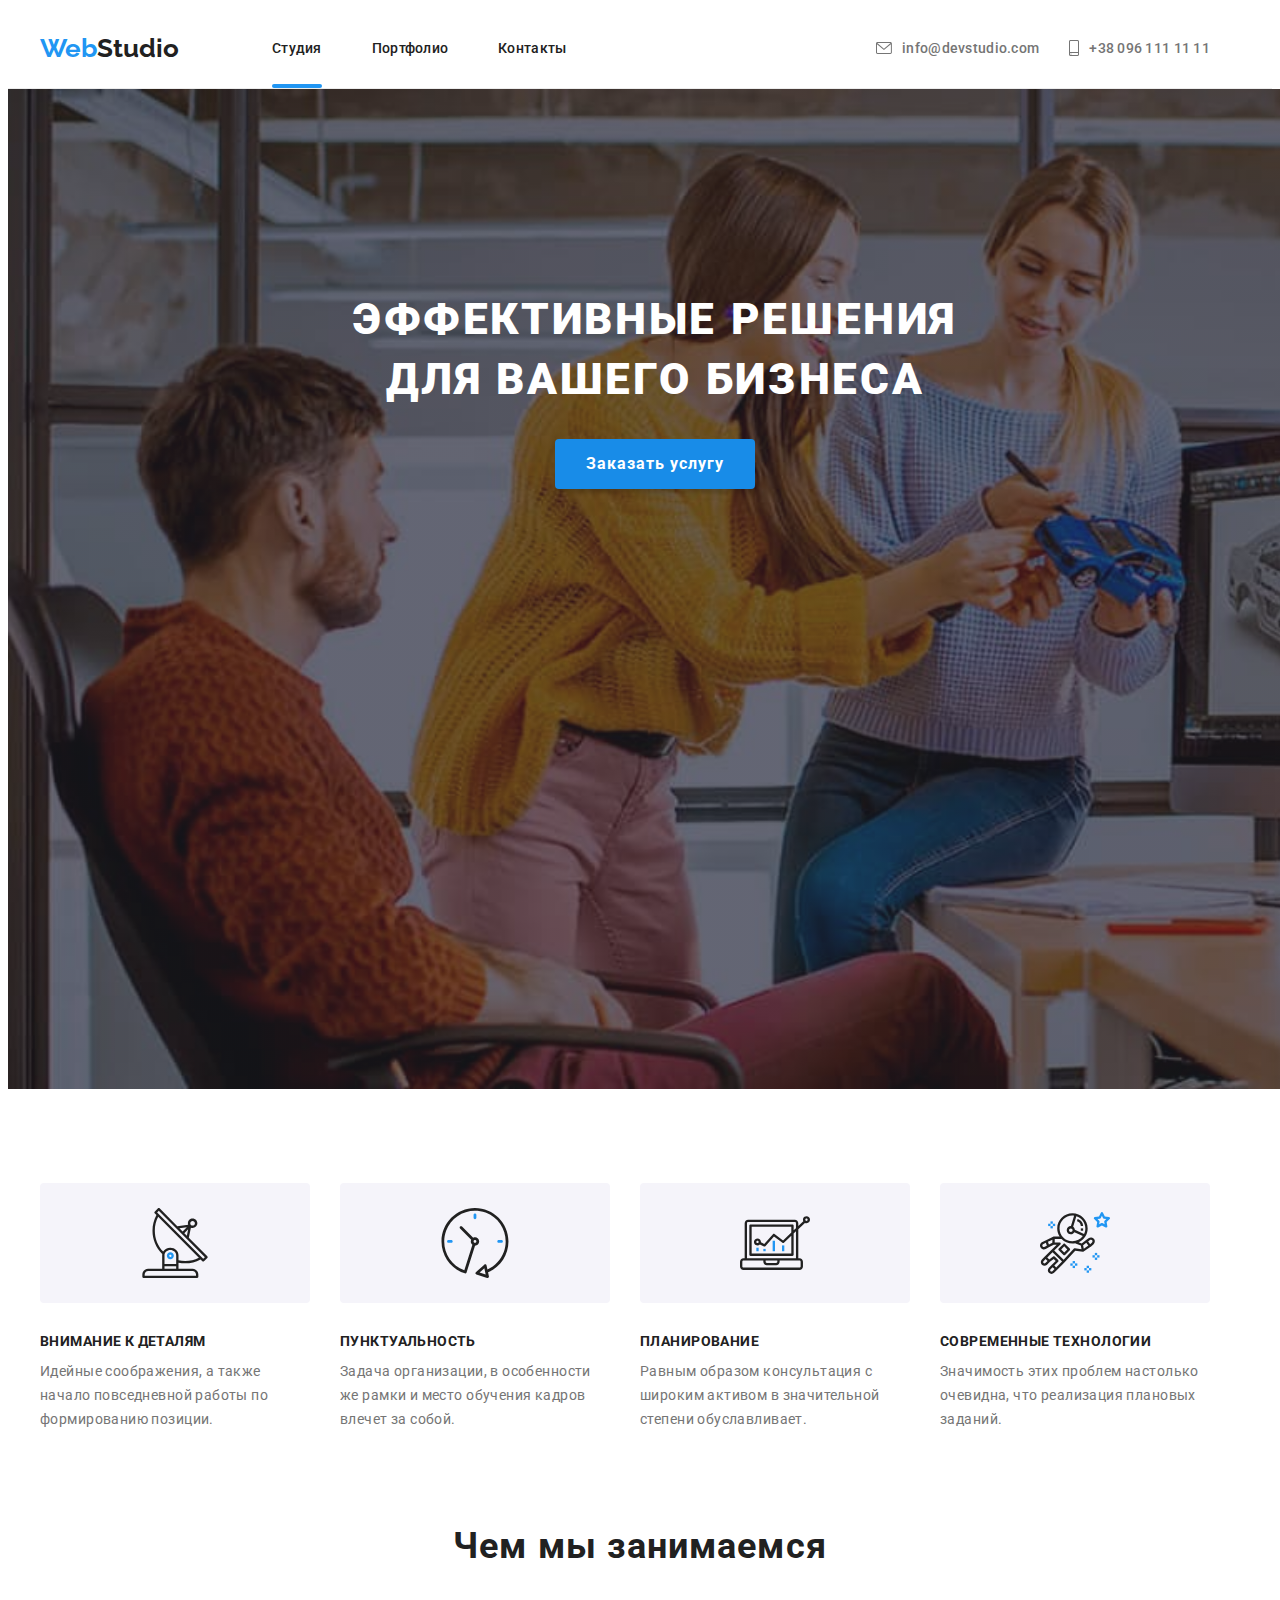
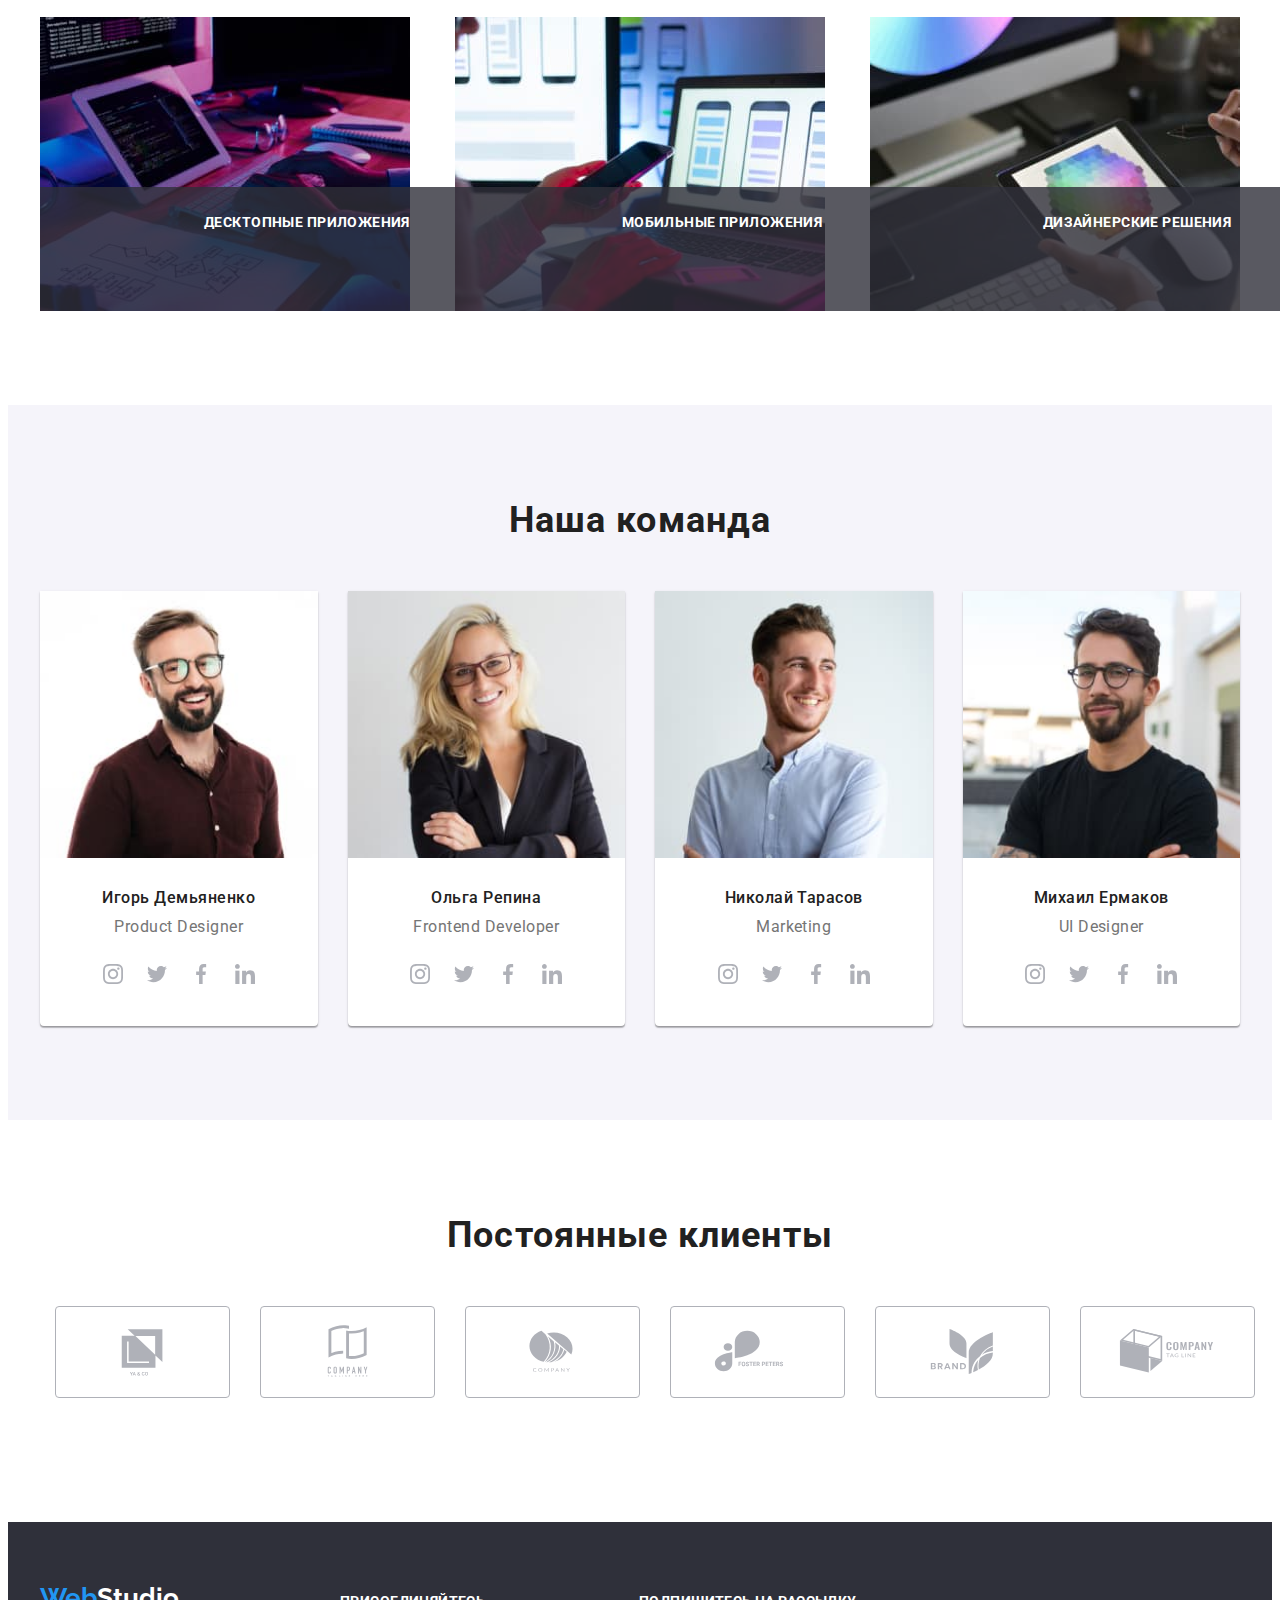
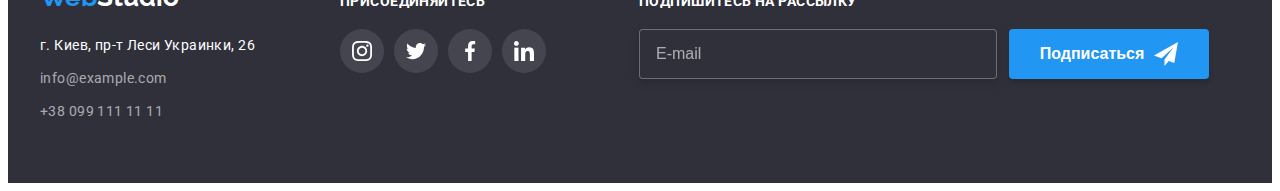
<file: index.html>
<!DOCTYPE html>
<html lang="ru">
<head>
    <meta charset="UTF-8">
    <meta http-equiv="X-UA-Compatible" content="IE=edge">
    <meta name="viewport" content="width=device-width, initial-scale=1.0">
    <title>Document</title>
    <link rel="preconnect" href="https://fonts.googleapis.com">
    <link rel="preconnect" href="https://fonts.gstatic.com" crossorigin>
    <link href="https://fonts.googleapis.com/css2?family=Raleway:wght@700&family=Roboto:wght@400;500;700;900&display=swap" rel="stylesheet">
    <link rel="stylesheet" href="https://cdnjs.cloudflare.com/ajax/libs/modern-normalize/1.1.0/modern-normalize.min.css" integrity="sha512-wpPYUAdjBVSE4KJnH1VR1HeZfpl1ub8YT/NKx4PuQ5NmX2tKuGu6U/JRp5y+Y8XG2tV+wKQpNHVUX03MfMFn9Q==" crossorigin="anonymous" referrerpolicy="no-referrer" />
    <link rel="stylesheet" href="./css/main.min.css">
</head>
<body>
    <header class="header"> 
        <div class="container header__container">
            <a class="logo-header link" href=""><span class="accent">Web</span>Studio</a>
            <nav class="navigation">
                <ul class="navigation__list list">
                    <li class="navigation__item"><a class="navigation__link link curent" href="./index.html">Студия</a></li>
                    <li class="navigation__item"><a class="navigation__link link" href="./portfolio.html">Портфолио</a></li>
                    <li class="navigation__item"><a class="navigation__link link" href="">Контакты</a></li>
                </ul>
            </nav>
            <button class="mobile-menu-btn" type="button" data-menu-open>
                <svg class="mobile-menu-btn__icon" width="40" height="40">
                    <use href="./img/sprite.svg#burger-menu-icon"></use>
                </svg>
            </button>
            <ul class="contact list">
                <li class="contact__item">
                    <a class="contact__link link" href="mailto:info@devstudio.com">
                        <svg class="contact__icon" width="16" height="12">
                            <use href="./img/sprite.svg#email"></use>
                        </svg>info@devstudio.com
                    </a>
                </li>
                <li class="contact__item">
                    <a class="contact__link link" href="tel:+380961111111">
                        <svg class="contact__icon" width="10" height="16">
                            <use href="./img/sprite.svg#smartphone"></use>
                        </svg>+38 096 111 11 11
                    </a>
                </li>
            </ul>  
        </div>
        <div class="mobile-menu" data-menu>
            <div class="container mobile-menu__container">
                <div class="mobile-menu-navigation">
                    <button class="mobile-menu__close-btn" data-menu-close>
                        <svg class="mobile-menu__close-icon" width="40" height="40">
                            <use href="./img/sprite.svg#close-mobile-icon"></use>
                        </svg>
                     </button>
                     <nav class="mobile-menu-nav">
                        <ul class="mobile-menu-nav__list list">
                            <li class="mobile-menu-nav__item">
                                <a class="mobile-menu-nav__link link current" href="./index.html">Студия</a>
                             </li>
                            <li class="mobile-menu-nav__item">
                                <a class="mobile-menu-nav__link link" href="./portfolio.html">Портфолио</a>
                             </li>
                            <li class="mobile-menu-nav__item">
                                <a class="mobile-menu-nav__link link" href="">Контакты</a>
                             </li>
                         </ul>
                     </nav>
                </div>   
                 <div class="mobile-menu-feedback">
                    <ul class="mobile-menu-contact__list list">
                        <li class="mobile-menu-contact__item">
                            <a class="mobile-menu-contact__link--accent link" href="">+38 096 111 11 11</a>
                        </li>
                        <li class="mobile-menu-contact__item">
                            <a class="mobile-menu-contact__link link" href="">info@devstudio.com</a>
                        </li>
                    </ul>
                    <ul class="mobile-menu-social__list list">
                        <li class="mobile-menu-social__item"> 
                           <a class="mobile-menu-social__link link" href="">Instagram</a>
                         </li>
                        <li class="mobile-menu-social__item">
                            <a class="mobile-menu-social__link link" href="">Twitter</a>
                         </li>
                        <li class="mobile-menu-social__item">
                            <a class="mobile-menu-social__link link" href="">Facebook</a>
                         </li>
                         <li class="mobile-menu-social__item">
                            <a class="mobile-menu-social__link link" href="">LinkedIn</a>
                         </li>
                       </ul>
                 </div>     
            </div>  
        </div>
    </header>
    <main>
        <section class="hero">
            <div class="container hero-container">
                <h1 class="hero__main-title">Эффективные решения <br> для вашего бизнеса</h1>
                <button class="modal-btn" data-modal-open type="button">Заказать услугу</button>
            </div>
        </section>
        <!-- features --> 
        <section class="features section"> 
            <div class="container features-container">
                <h2 class="title" hidden>Преимущества команды</h2>
                <ul class="features__list list">
                    <li class="features__item">
                        <div class="box-icons">
                            <svg class="box-icons__svg" width="70" height="70">
                                <use href="./img/sprite.svg#antenna"></use>
                            </svg>
                        </div>
                        <h3 class="features__subtitle">Внимание к деталям</h3>
                        <p class="features__description">Идейные соображения, а также начало повседневной работы по формированию позиции.</p>
                    </li>
                    <li class="features__item">
                        <div class="box-icons">
                            <svg class="box-icons__svg" width="70" height="70">
                                <use href="./img/sprite.svg#clock"></use>
                            </svg>
                        </div>
                        <h3 class="features__subtitle">Пунктуальность</h3>
                        <p class="features__description">Задача организации, в особенности же рамки и место обучения кадров влечет за собой.</p>
                    </li>
                    <li class="features__item">
                        <div class="box-icons">
                            <svg class="box-icons__svg" width="70" height="70">
                                <use href="./img/sprite.svg#diagram"></use>
                            </svg>
                        </div>
                        <h3 class="features__subtitle">Планирование</h3>
                        <p class="features__description">Равным образом консультация с широким активом в значительной степени обуславливает.</p>
                    </li>
                    <li class="features__item">
                        <div class="box-icons">
                            <svg class="box-icons__svg" width="70" height="70">
                                <use href="./img/sprite.svg#astronaut"></use>
                            </svg>
                        </div>
                        <h3 class="features__subtitle">Современные технологии</h3>
                        <p class="features__description">Значимость этих проблем настолько очевидна, что реализация плановых заданий.</p>
                    </li>
                </ul>
            </div>
        </section> 
        <!-- jobs -->
        <section class="jobs section-half">
            <div class="container jobs__container">
                <h2 class="title">Чем мы занимаемся</h2>
                <ul class="jobs__list list">
                    <li class="jobs__item">
                        <div class="jobs__img-wrapper">
                            <picture>
                                <source srcset="./img/About-img/about-img1.jpg 1x, ./img/About-img/about@2x-img1.jpg 2x" media="(min-width:1200px)">
                                <img class="jobs__img" src="./img/About-img/about-img1.jpg" alt="Создание кода" width="370" height="294">
                            </picture>
                        <p class="jobs__subtitle-img">Десктопные приложения</p>
                    </div>
                    </li>
                    <li class="jobs__item">
                        <div class="jobs__img-wrapper">
                            <picture>
                                <source srcset="./img/About-img/about-img2.jpg 1x, ./img/About-img/about@2x-img2.jpg 2x" media="(min-width:1200px)">
                                <img class="jobs__img" src="./img/About-img/about-img2.jpg" alt="Подбор дизайна" width="370" height="294">
                            </picture>                  
                        <p class="jobs__subtitle-img">Мобильные приложения</p>
                    </div>
                    </li>
                    <li class="jobs__item">
                        <div class="jobs__img-wrapper">
                            <picture>
                                <source srcset="./img/About-img/about-img3.jpg 1x, ./img/About-img/about@2x-img3.jpg 2x" media="(min-width:1200px)">
                                <img class="jobs__img" src="./img/About-img/about-img3.jpg" alt="Поиск цвета" width="370" height="294">
                            </picture>        
                        <p class="jobs__subtitle-img">Дизайнерские решения</p>
                    </div>
                    </li>
                </ul>  
            </div>
        </section>
        <!-- team -->
        <section class="team section">
            <div class="container team__container">
                <h2 class="title">Наша команда</h2>
                <ul class="team__list list">
                    <li class="team__item">
                        <picture>
                            <source srcset="./img/Team-img/team-igor-img.jpg 1x, ./img/Team-img/team-igor@2x-img.jpg 2x" media="(min-width:1200px)">
                            <source srcset="./img/Team-img/team-igor-tab-img.jpg 1x, ./img/Team-img/team-igor-tab@2x-img.jpg 2x" media="(min-width:768px)">
                            <source srcset="./img/Team-img/team-igor-mob-img.jpg 1x, ./img/Team-img/team-igor-mob@2x-img.jpg 2x" media="(max-width:767px)">
                            <img class="team__card-img" src="./img/Team-img/team-igor-img.jpg" alt="Фото Игоря Демьяненко" width="270" height="260">
                        </picture>
                        <div class="team__wrapper">
                            <h3 class="team__title">Игорь Демьяненко</h3>
                            <p class="team__description" lang="en">Product Designer</p>
                            <ul class="social-list list">
                                <li class="social-list__item">
                                    <a class="social-list__link" href="">
                                        <svg class="social-list__icon" width="20" height="20">
                                            <use href="./img/sprite.svg#instagram"></use>
                                        </svg>
                                    </a>
                                </li>
                                <li class="social-list__item">
                                    <a class="social-list__link" href="">
                                        <svg class="social-list__icon" width="20" height="20">
                                            <use href="./img/sprite.svg#twitter"></use>
                                        </svg>
                                    </a>
                                </li>
                                <li class="social-list__item">
                                    <a class="social-list__link" href="">
                                        <svg class="social-list__icon" width="20" height="20">
                                            <use href="./img/sprite.svg#facebook"></use>
                                        </svg>
                                    </a>
                                </li>
                                <li class="social-list__item">
                                    <a class="social-list__link" href="">
                                        <svg class="social-list__icon" width="20" height="20">
                                            <use href="./img/sprite.svg#linkedin"></use>
                                        </svg>
                                    </a>
                                </li>
                            </ul>
                        </div>
                    </li>
                    <li class="team__item">
                        <picture>
                            <source srcset="./img/Team-img/team-olga-img.jpg 1x, ./img/Team-img/team-olga@2x-img.jpg 2x" media="(min-width:1200px)">
                            <source srcset="./img/Team-img/team-olga-tab-img.jpg 1x, ./img/Team-img/team-olga-tab@2x-img.jpg 2x" media="(min-width:768px)">
                            <source srcset="./img/Team-img/team-olga-mob-img.jpg 1x, ./img/Team-img/team-olga-mob@2x-img.jpg 2x" media="(max-width:767px)">
                            <img class="team__card-img" src="./img/Team-img/team-olga-img.jpg" alt="Фото Ольги Репиной" width="270" height="260">
                        </picture>            
                        <div class="team__wrapper">
                            <h3 class="team__title">Ольга Репина</h3>
                            <p class="team__description" lang="en">Frontend Developer</p>
                            <ul class="social-list list">
                                <li class="social-list__item">
                                    <a class="social-list__link" href="">
                                        <svg class="social-list__icon" width="20" height="20">
                                            <use href="./img/sprite.svg#instagram"></use>
                                        </svg>
                                    </a>
                                </li>
                                <li class="social-list__item">
                                    <a class="social-list__link" href="">
                                        <svg class="social-list__icon" width="20" height="20">
                                            <use href="./img/sprite.svg#twitter"></use>
                                        </svg>
                                    </a>
                                </li>
                                <li class="social-list__item">
                                    <a class="social-list__link" href="">
                                        <svg class="social-list__icon" width="20" height="20">
                                            <use href="./img/sprite.svg#facebook"></use>
                                        </svg>
                                    </a>
                                </li>
                                <li class="social-list__item">
                                    <a class="social-list__link" href="">
                                        <svg class="social-list__icon" width="20" height="20">
                                            <use href="./img/sprite.svg#linkedin"></use>
                                        </svg>
                                    </a>
                                </li>
                            </ul>        
                        </div> 
                    </li>  
                    <li class="team__item">
                        <picture>
                            <source srcset="./img/Team-img/team-kolja-img.jpg 1x, ./img/Team-img/team-kolja@2x-img.jpg 2x" media="(min-width:1200px)">
                            <source srcset="./img/Team-img/team-kolja-tab-img.jpg 1x, ./img/Team-img/team-kolja-tab@2x-img.jpg 2x" media="(min-width:768px)">
                            <source srcset="./img/Team-img/team-kolja-mob-img.jpg 1x, ./img/Team-img/team-kolja-mob@2x-img.jpg 2x" media="(max-width:767px)">
                            <img class="team__card-img" src="./img/Team-img/team-kolja-img.jpg" alt="Фото Николая Тарасова" width="270" height="260">
                        </picture>            
                        <div class="team__wrapper">
                            <h3 class="team__title">Николай Тарасов</h3>
                            <p class="team__description" lang="en">Marketing</p>
                            <ul class="social-list list">
                                <li class="social-list__item">
                                    <a class="social-list__link" href="">
                                        <svg class="social-list__icon" width="20" height="20">
                                            <use href="./img/sprite.svg#instagram"></use>
                                        </svg>
                                    </a>
                                </li>
                                <li class="social-list__item">
                                    <a class="social-list__link" href="">
                                        <svg class="social-list__icon" width="20" height="20">
                                            <use href="./img/sprite.svg#twitter"></use>
                                        </svg>
                                    </a>
                                </li>
                                <li class="social-list__item">
                                    <a class="social-list__link" href="">
                                        <svg class="social-list__icon" width="20" height="20">
                                            <use href="./img/sprite.svg#facebook"></use>
                                        </svg>
                                    </a>
                                </li>
                                <li class="social-list__item">
                                    <a class="social-list__link" href="">
                                        <svg class="social-list__icon" width="20" height="20">
                                            <use href="./img/sprite.svg#linkedin"></use>
                                        </svg>
                                    </a>
                                </li>
                            </ul>
                        </div>
                    </li> 
                    <li class="team__item">
                        <picture>
                            <source srcset="./img/Team-img/team-michel-img.jpg 1x, ./img/Team-img/team-michel@2x-img.jpg 2x" media="(min-width:1200px)">
                            <source srcset="./img/Team-img/team-michel-tab-img.jpg 1x, ./img/Team-img/team-michel-tab@2x-img.jpg 2x" media="(min-width:768px)">
                            <source srcset="./img/Team-img/team-michel-mob-img.jpg 1x, ./img/Team-img/team-michel-mob@2x-img.jpg 2x"  media="(max-width:767px)">
                            <img class="team__card-img" src="./img/Team-img/team-michel-img.jpg" alt="Фото Михаила Ермакова" width="270" height="260">
                        </picture>
                        <div class="team__wrapper">
                            <h3 class="team__title">Михаил Ермаков</h3>
                            <p class="team__description" lang="en">UI Designer</p>
                            <ul class="social-list list">
                                <li class="social-list__item">
                                    <a class="social-list__link" href="">
                                        <svg class="social-list__icon" width="20" height="20">
                                            <use href="./img/sprite.svg#instagram"></use>
                                        </svg>
                                    </a>
                                </li>
                                <li class="social-list__item">
                                    <a class="social-list__link" href="">
                                        <svg class="social-list__icon" width="20" height="20">
                                            <use href="./img/sprite.svg#twitter"></use>
                                        </svg>
                                    </a>
                                </li>
                                <li class="social-list__item">
                                    <a class="social-list__link" href="">
                                        <svg class="social-list__icon" width="20" height="20">
                                            <use href="./img/sprite.svg#facebook"></use>
                                        </svg>
                                    </a>
                                </li>
                                <li class="social-list__item">
                                    <a class="social-list__link" href="">
                                        <svg class="social-list__icon" width="20" height="20">
                                            <use href="./img/sprite.svg#linkedin"></use>
                                        </svg>
                                    </a>
                                </li>
                            </ul>
                        </div>
                    </li>
                </ul>
            </div>
        </section>
        <section class="clients section">
            <div class="container clients__container">
            <h2 class="title">Постоянные клиенты</h2>
            <ul class="clients__list list">
                <li class="clients__item">
                    <a class="clients__company link" href="">
                        <svg class="clients__icon" width="106" height="60">
                            <use href="./img/sprite.svg#company1"></use>
                        </svg> 
                    </a>
                </li>
                <li class="clients__item">
                    <a class="clients__company link" href="">
                        <svg class="clients__icon" width="106" height="60">
                            <use href="./img/sprite.svg#company2"></use>
                        </svg> 
                    </a>
                </li>
                <li class="clients__item">
                    <a class="clients__company link" href="">
                        <svg class="clients__icon" width="106" height="60">
                            <use href="./img/sprite.svg#company3"></use>
                        </svg> 
                    </a>
                </li>
                <li class="clients__item">
                    <a class="clients__company link" href="">
                        <svg class="clients__icon" width="106" height="60">
                            <use href="./img/sprite.svg#company4"></use>
                        </svg> 
                    </a>
                </li>
                <li class="clients__item">
                    <a class="clients__company link" href="">
                        <svg class="clients__icon" width="106" height="60">
                            <use href="./img/sprite.svg#company5"></use>
                        </svg> 
                    </a>
                </li>
                <li class="clients__item">
                    <a class="clients__company link" href="">
                        <svg class="clients__icon" width="106" height="60">
                            <use href="./img/sprite.svg#company6"></use>
                        </svg> 
                    </a>
                </li>
            </ul>
        </div>
        </section>
    </main>
    <footer class="footer">
        <div class="container footer-container">
            <div class="adress-box">
                <div class="footer-adress-container">
                    <a class="logo-footer link" href=""><span class="accent">Web</span>Studio</a>
                    <address class="address">
                        <ul class="adress__list list">
                            <li class="adress__item">
                                <a class="adress__link link" href="https://goo.gl/maps/4rKQJ6UGh4Y5ATCG8" target="_blank">г. Киев, пр-т Леси Украинки, 26</a>
                            </li>
                            <li class="adress__item">
                                <a class="adress__link--bottom link" href="mailto:info@example.com">info@example.com</a>
                            </li>
                            <li class="adress__item">
                                <a class="adress__link--bottom link" href="tel:+380991111111">+38 099 111 11 11</a>
                            </li>
                        </ul>
                    </address>
                </div>
                <div class="join__container">
                    <h3 class="subtitle-footer">присоединяйтесь</h3>
                    <ul class="join__list list">
                        <li class="join__item">
                            <a class="join__link" href="">
                                <svg class="join__icon" width="20" height="20">
                                    <use href="./img/sprite.svg#instagram">
                                    </use>
                                </svg>
                            </a>
                        </li>
                        <li class="join__item">
                            <a class="join__link" href="">
                                <svg class="join__icon" width="20" height="20">
                                    <use href="./img/sprite.svg#twitter">
                                    </use>
                                </svg>
                            </a>
                        </li>
                        <li class="join__item">
                            <a class="join__link" href="">
                                <svg class="join__icon" width="20" height="20">
                                    <use href="./img/sprite.svg#facebook">
                                    </use>
                                </svg>
                            </a>
                        </li>
                        <li class="join__item">
                            <a class="join__link" href="">
                                <svg class="join__icon" width="20" height="20">
                                    <use href="./img/sprite.svg#linkedin">
                                    </use>
                                </svg>
                            </a>
                        </li>
                    </ul>
                </div> 
            </div> 
       <form class="contact-form">
            <h3 class="subtitle-footer">Подпишитесь на рассылку</h3>
        <div class="subscribe-wrapper">
            <input name="user-email" type="text" class="footer-form-input" placeholder="E-mail">
            <button type="submit" class="submit-btn">Подписаться</button>
        </div>
    </form>
    </div>
    </footer>
         <div class="backdrop is-hidden" data-modal>
            <div class="modal">
                <button type="button" class="modal-close-button" data-modal-close>
                    <svg class="modal-close-icon" width="11" height="11">
                        <use href="./img/sprite.svg#close-icon"></use>
                    </svg>
                </button>
                <form class="contact-form">
                    <p class="form-description">Оставьте свои данные, мы вам перезвоним</p>
                    <label class="contact-form-field">
                        Имя
                    <span class="contact-form-input-wrapper">
                        <input name="user-name" class="contact-form-input" type="text">
                        <svg class="contact-form-icon"  width="18" height="18">
                            <use href="./img/sprite.svg#name"></use>
                        </svg>
                    </span>
                    </label>
                    <label class="contact-form-field">
                        Телефон
                    <span class="contact-form-input-wrapper">
                        <input name="user-phone" class="contact-form-input" type="tel">
                        <svg class="contact-form-icon" width="18" height="18">
                            <use href="./img/sprite.svg#phone"></use>
                        </svg>
                    </span>
                    </label>
                    <label class="contact-form-field">
                    Почта
                    <span class="contact-form-input-wrapper">
                        <input name="user-email" class="contact-form-input" type="text">
                        <svg class="contact-form-icon" width="18" height="18">
                            <use href="./img/sprite.svg#message"></use>
                        </svg>
                    </span>
                    </label>
                    <label class="contact-form-field">
                        Комментарий
                        <textarea 
                        name="user-message" 
                        class="contact-form-message" 
                        placeholder="Введите текст"></textarea>
                    </label>
                    <div class="contact-form-checkbox-wrapper">
                        <input id="policy-checkbox" name="accept-policy" class="contact-form-checkbox visually-hidden" type="checkbox" required> 
                        <label for="policy-checkbox" class="contact-form-checkbox-label">Соглашаюсь с рассылкой и принимаю&nbsp;<a class="form-list-link" href="">Условия договора</a></label>
                    </div>
                    <button type="submit" class="contact-form-submit-btn">Отправить</button>
                </form>
            </div>
        </div>
        <script src="./js/modal.js"></script>
        <script src="./js/menu.js"></script>
</body>   
</html>
</file>
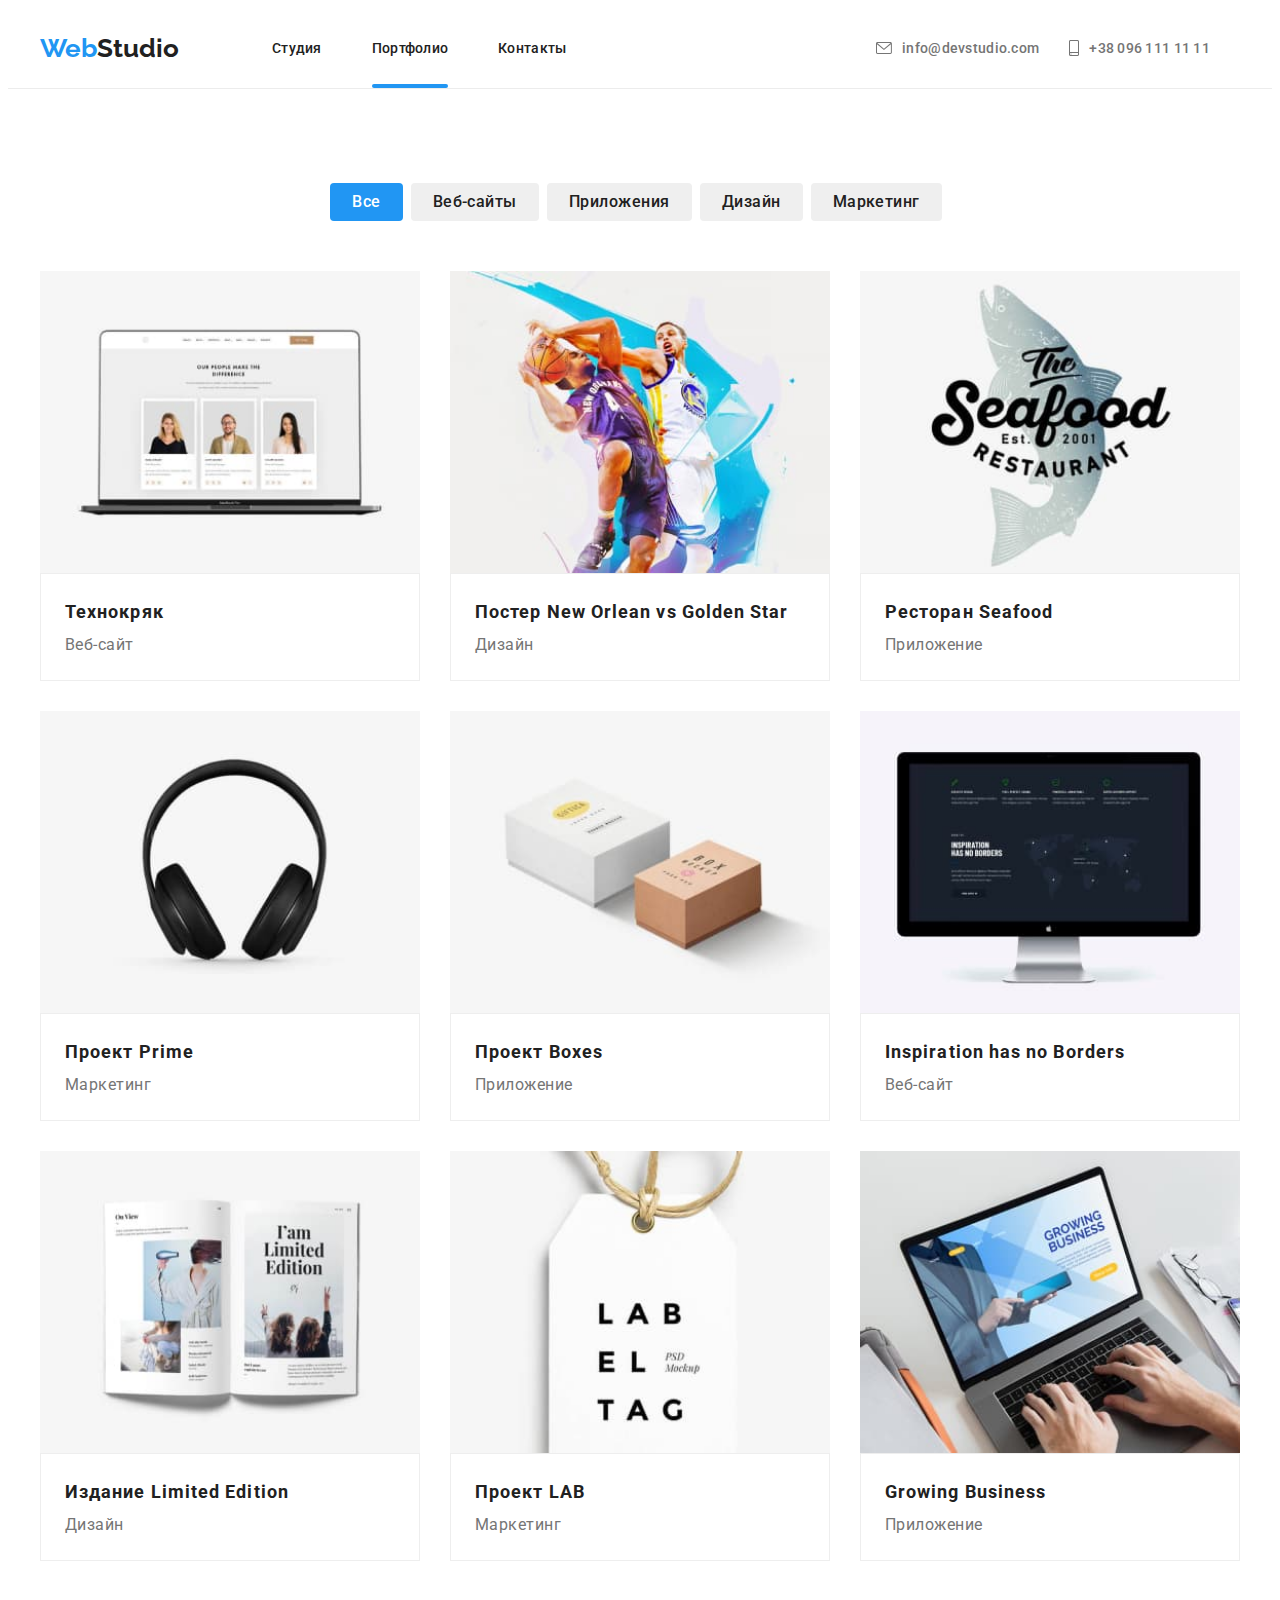
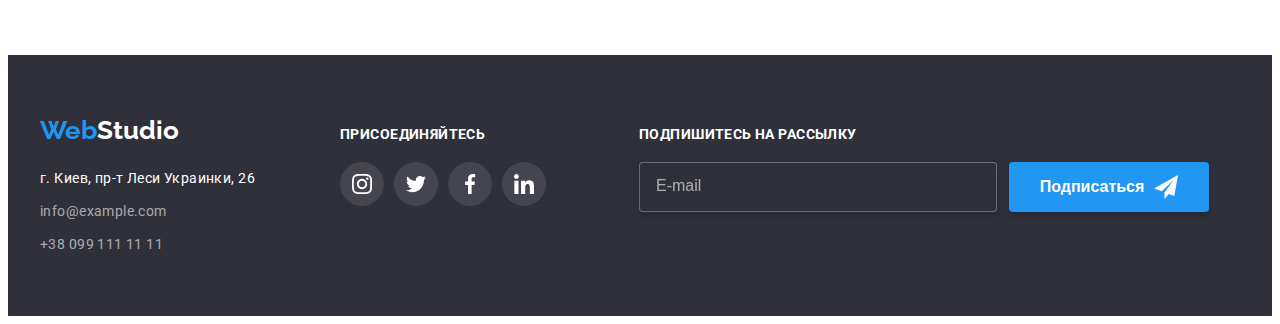
<file: portfolio.html>
<!DOCTYPE html>
<html lang="en">
<head>
    <meta charset="UTF-8">
    <meta http-equiv="X-UA-Compatible" content="IE=edge">
    <meta name="viewport" content="width=device-width, initial-scale=1.0">
    <title>Document</title>
    <link rel="preconnect" href="https://fonts.googleapis.com">
    <link rel="preconnect" href="https://fonts.gstatic.com" crossorigin>
    <link href="https://fonts.googleapis.com/css2?family=Raleway:wght@700&family=Roboto:wght@400;500;700;900&display=swap" rel="stylesheet">
    <link rel="stylesheet" href="https://cdnjs.cloudflare.com/ajax/libs/modern-normalize/1.1.0/modern-normalize.min.css" integrity="sha512-wpPYUAdjBVSE4KJnH1VR1HeZfpl1ub8YT/NKx4PuQ5NmX2tKuGu6U/JRp5y+Y8XG2tV+wKQpNHVUX03MfMFn9Q==" crossorigin="anonymous" referrerpolicy="no-referrer" />
    <link rel="stylesheet" href="./css/main.min.css">
</head>
<body>
    <header class="header">
        <div class="container header__container">
            <a class="logo-header link" href=""><span class="accent">Web</span>Studio</a> 
                <nav class="navigation">
                <ul class="navigation__list list">
                    <li class="navigation__item"><a class="navigation__link link" href="./index.html">Студия</a></li>
                    <li class="navigation__item"><a class="navigation__link link curent" href="./portfolio.html">Портфолио</a></li>
                    <li class="navigation__item"><a class="navigation__link link" href="">Контакты</a></li>
                </ul>
            </nav>
            <button class="mobile-menu-btn" type="button" data-menu-open>
                <svg class="mobile-menu-btn__icon" width="40" height="40">
                    <use href="./img/sprite.svg#burger-menu-icon"></use>
                </svg>
            </button>
            <ul class="contact list">
                <li class="contact__item">
                    <a class="contact__link link" href="mailto:info@devstudio.com">
                        <svg class="contact__icon" width="16" height="12">
                            <use href="./img/sprite.svg#email"></use>
                        </svg>info@devstudio.com
                    </a>
                </li>
                <li class="contact__item">
                    <a class="contact__link link" href="tel:+380961111111">
                        <svg class="contact__icon" width="10" height="16">
                            <use href="./img/sprite.svg#smartphone"></use>
                        </svg>+38 096 111 11 11
                    </a>
                </li>
            </ul>  
        </div>
        <div class="mobile-menu" data-menu>
            <div class="container mobile-menu__container">
                <button class="mobile-menu__close-btn" data-menu-close>
                    <svg class="mobile-menu__close-icon" width="40" height="40">
                        <use href="./img/sprite.svg#close-mobile-icon"></use>
                    </svg>
                 </button>
                 <nav class="mobile-menu-nav">
                    <ul class="mobile-menu-nav__list list">
                        <li class="mobile-menu-nav__item">
                            <a class="mobile-menu-nav__link link current" href="./index.html">Студия</a>
                         </li>
                        <li class="mobile-menu-nav__item">
                            <a class="mobile-menu-nav__link link" href="./portfolio.html">Портфолио</a>
                         </li>
                        <li class="mobile-menu-nav__item">
                            <a class="mobile-menu-nav__link link" href="">Контакты</a>
                         </li>
                     </ul>
                 </nav>
                 <ul class="mobile-menu-contact__list list">
                     <li class="mobile-menu-contact__item">
                         <a class="mobile-menu-contact__link--accent link" href="">+38 096 111 11 11</a>
                     </li>
                     <li class="mobile-menu-contact__item">
                         <a class="mobile-menu-contact__link link" href="">info@devstudio.com</a>
                     </li>
                 </ul>
                 <ul class="mobile-menu-social__list list">
                     <li class="mobile-menu-social__item"> 
                        <a class="mobile-menu-social__link link" href="">Instagram</a>
                      </li>
                     <li class="mobile-menu-social__item">
                         <a class="mobile-menu-social__link link" href="">Twitter</a>
                      </li>
                     <li class="mobile-menu-social__item">
                         <a class="mobile-menu-social__link link" href="">Facebook</a>
                      </li>
                      <li class="mobile-menu-social__item">
                         <a class="mobile-menu-social__link link" href="">LinkedIn</a>
                      </li>
                    </ul>
            </div>  
        </div>
    </header>
    <main>
        <!-- hero -->
        <section class="hero-filter section">
            <div class="container filter-container">
                <h1 class="main-title-filter" hidden>Фильтры</h1>
                <ul class="filter list">
                    <li class="filter__item"><button class="btn-filters btn--current" type="button">Все</button></li>
                    <li class="filter__item"><button class="btn-filters" type="button">Веб-сайты</button></li>
                    <li class="filter__item"><button class="btn-filters" type="button">Приложения</button></li>
                    <li class="filter__item"><button class="btn-filters" type="button">Дизайн</button></li>
                    <li class="filter__item"><button class="btn-filters" type="button">Маркетинг</button></li>
                </ul>
            </div>
             <div class=" container tile-container">
                <ul class="tile__list list">
                    <li class="tile__item">
                        <a class="tile__link link bigger" href="">
                            <div class="tile-overlay-wrapper">
                                <picture>
                                    <source srcset="./img/Portfolio-img/technokryak.jpg 1x, ./img/Portfolio-img/technokryak@2x.jpg 2x" media="(min-width:1200px)">
                                    <source srcset="./img/Portfolio-img/technokryak-tab.jpg 1x, ./img/Portfolio-img/technokryak-tab@2x.jpg 2x" media="(min-width:768px)">
                                    <source srcset="./img/Portfolio-img/technokryak-mob.jpg 1x, ./img/Portfolio-img/technokryak-mob@2x.jpg 2x" media="(max-width:767px)">
                                    <img class="tile__img" src="./img/Portfolio-img/technokryak.jpg" alt="Технокряк" width="370" height="294">
                                </picture> 
                                <p class="subtitle-overlay">Ресурс предлагает комплексные предложения с разным уровнем функционала и сервисов. Все это позволит посетителю получить исчерпывающие сведения о компании или частном лице.</p>
                            </div>
                            <div class="tile-container-wrapper">
                                <h2 class="title-filter">Технокряк</h2>
                                <p class="subtitle-filter">Веб-сайт</p>
                            </div>
                        </a>
                    </li>
                    <li class="tile__item">
                        <a class="tile__link link" href="">
                            <div class="tile-overlay-wrapper">
                                <picture>
                                    <source srcset="./img/Portfolio-img/poster.jpg 1x, ./img/Portfolio-img/poster@2x.jpg 2x" media="(min-width:1200px)">
                                    <source srcset="./img/Portfolio-img/poster-tab.jpg 1x, ./img/Portfolio-img/poster-tab@2x.jpg 2x" media="(min-width:768px)">
                                    <source srcset="./img/Portfolio-img/poster-mob.jpg 1x, ./img/Portfolio-img/poster-mob@2x.jpg 2x" media="(max-width:767px)">
                                    <img class="tile__img" src="./img/Portfolio-img/poster.jpg" alt="Постер New Orlean vs Golden Star" width="370" height="294">
                                </picture>
                                <p class="subtitle-overlay">Ресурс предлагает комплексные предложения с разным уровнем функционала и сервисов. Все это позволит посетителю получить исчерпывающие сведения о компании или частном лице.</p>
                            </div>
                            <div class="tile-container-wrapper">
                                <h2 class="title-filter">Постер New Orlean vs Golden Star</h2>
                                <p class="subtitle-filter">Дизайн</p>
                            </div>
                        </a>
                    </li>
                    <li class="tile__item">
                        <a class="tile__link link" href="">
                            <div class="tile-overlay-wrapper">
                                <picture>
                                    <source srcset="./img/Portfolio-img/restaurant.jpg 1x, ./img/Portfolio-img/restaurant@2x.jpg 2x" media="(min-width:1200px)">
                                    <source srcset="./img/Portfolio-img/restaurant-tab.jpg 1x, ./img/Portfolio-img/restaurant-tab@2x.jpg 2x" media="(min-width:768px)">
                                    <source srcset="./img/Portfolio-img/restaurant-mob.jpg 1x, ./img/Portfolio-img/restaurant-mob@2x.jpg 2x" media="(max-width:767px)">
                                    <img class="tile__img"src="./img/Portfolio-img/restaurant.jpg" alt="Ресторан Seafood" width="370" height="294">
                                </picture>                            
                                <p class="subtitle-overlay">Ресурс предлагает комплексные предложения с разным уровнем функционала и сервисов. Все это позволит посетителю получить исчерпывающие сведения о компании или частном лице.</p>
                            </div>
                            <div class="tile-container-wrapper">
                                <h2 class="title-filter">Ресторан Seafood</h2>
                                <p class="subtitle-filter">Приложение</p>
                            </div>
                        </a>
                    </li>
                    <li class="tile__item">
                        <a class="tile__link link" href="">
                            <div class="tile-overlay-wrapper">
                                <picture>
                                    <source srcset="./img/Portfolio-img/prime.jpg 1x, ./img/Portfolio-img/prime@2x.jpg 2x" media="(min-width:1200px)"> 
                                    <source srcset="./img/Portfolio-img/prime-tab.jpg 1x, ./img/Portfolio-img/prime-tab@2x.jpg 2x" media="(min-width:768px)">
                                    <source srcset="./img/Portfolio-img/prime-mob.jpg 1x, ./img/Portfolio-img/prime-mob@2x.jpg 2x" media="(max-width:767px)">
                                    <img class="tile__img"src="./img/Portfolio-img/prime.jpg" alt="Накладные наушники" width="370" height="294">
                                </picture>                       
                                <p class="subtitle-overlay">Ресурс предлагает комплексные предложения с разным уровнем функционала и сервисов. Все это позволит посетителю получить исчерпывающие сведения о компании или частном лице.</p>
                            </div>
                            <div class="tile-container-wrapper">
                                <h2 class="title-filter">Проект Prime</h2>
                                <p class="subtitle-filter">Маркетинг</p>
                            </div>
                        </a>
                    </li>
                    <li class="tile__item">
                        <a class="tile__link link" href="">
                            <div class="tile-overlay-wrapper">
                                <picture>
                                    <source srcset="./img/Portfolio-img/boxes.jpg 1x, ./img/Portfolio-img/boxes@2x.jpg 2x" media="(min-width:1200px)">
                                    <source srcset="./img/Portfolio-img/boxes-tab.jpg 1x, ./img/Portfolio-img/boxes-tab@2x.jpg 2x" media="(min-width:768px)">
                                    <source srcset="./img/Portfolio-img/boxes-mob.jpg 1x, ./img/Portfolio-img/boxes-mob@2x.jpg 2x" media="(max-width:767px)">
                                    <img class="tile__img"src="./img/Portfolio-img/boxes.jpg" alt="Проект коробки" width="370" height="294">
                                </picture>       
                                <p class="subtitle-overlay">Ресурс предлагает комплексные предложения с разным уровнем функционала и сервисов. Все это позволит посетителю получить исчерпывающие сведения о компании или частном лице.</p>
                            </div>
                            <div class="tile-container-wrapper">
                                <h2 class="title-filter">Проект Boxes</h2>
                                <p class="subtitle-filter">Приложение</p>
                            </div>
                        </a>
                    </li>
                    <li class="tile__item">
                        <a class="tile__link link" href="">
                            <div class="tile-overlay-wrapper">
                                <picture>
                                    <source srcset="./img/Portfolio-img/Inspiration.jpg 1x, ./img/Portfolio-img/Inspiration@2x.jpg 2x" media="(min-width:1200px)">
                                    <source srcset="./img/Portfolio-img/Inspiration-tab.jpg 1x, ./img/Portfolio-img/Inspiration-tab@2x.jpg 2x" media="(min-width:768px)">
                                    <source srcset="./img/Portfolio-img/Inspiration-mob.jpg 1x, ./img/Portfolio-img/Inspiration-mob@2x.jpg 2x" media="(max-width:767px)">
                                    <img class="tile__img"src="./img/Portfolio-img/Inspiration.jpg" alt="Монитор mac" width="370" height="294">
                                </picture>                    
                                <p class="subtitle-overlay">Ресурс предлагает комплексные предложения с разным уровнем функционала и сервисов. Все это позволит посетителю получить исчерпывающие сведения о компании или частном лице.</p>
                            </div>
                            <div class="tile-container-wrapper">
                                <h2 class="title-filter">Inspiration has no Borders</h2>
                                <p class="subtitle-filter">Веб-сайт</p>
                            </div>
                        </a>
                    </li>
                    <li class="tile__item">
                        <a class="tile__link link" href="">
                            <div class="tile-overlay-wrapper">
                                <picture>
                                    <source srcset="./img/Portfolio-img/edition.jpg 1x, ./img/Portfolio-img/edition@2x.jpg 2x" media="(min-width:1200px)">
                                    <source srcset="./img/Portfolio-img/edition-tab.jpg 1x, ./img/Portfolio-img/edition-tab@2x.jpg 2x" media="(min-width:768px)">
                                    <source srcset="./img/Portfolio-img/edition-mob.jpg 1x, ./img/Portfolio-img/edition-mob@2x.jpg 2x" media="(max-width:767px)">
                                    <img class="tile__img"src="./img/Portfolio-img/edition.jpg" alt="Издание Limited Edition" width="370" height="294">
                                </picture>   
                                <p class="subtitle-overlay">Ресурс предлагает комплексные предложения с разным уровнем функционала и сервисов. Все это позволит посетителю получить исчерпывающие сведения о компании или частном лице.</p>
                            </div>
                            <div class="tile-container-wrapper">
                                <h2 class="title-filter">Издание Limited Edition</h2>
                                <p class="subtitle-filter">Дизайн</p>
                            </div>
                        </a>
                    </li>
                    <li class="tile__item">
                        <a class="tile__link link" href="">
                            <div class="tile-overlay-wrapper">
                                <picture>
                                    <source srcset="./img/Portfolio-img/lab.jpg 1x, ./img/Portfolio-img/lab@2x.jpg 2x" media="(min-width:1200px)">
                                    <source srcset="./img/Portfolio-img/lab-tab.jpg 1x, ./img/Portfolio-img/lab-tab@2x.jpg 2x" media="(min-width:768px)">
                                    <source srcset="./img/Portfolio-img/lab-mob.jpg 1x, ./img/Portfolio-img/lab-mob@2x.jpg 2x" media="(max-width:767px)">
                                    <img class="tile__img"src="./img/Portfolio-img/lab.jpg" alt="Фото бирки" width="370" height="294">
                                </picture>             
                                <p class="subtitle-overlay">Ресурс предлагает комплексные предложения с разным уровнем функционала и сервисов. Все это позволит посетителю получить исчерпывающие сведения о компании или частном лице.</p>
                            </div>
                            <div class="tile-container-wrapper">
                                <h2 class="title-filter">Проект LAB</h2>
                                <p class="subtitle-filter">Маркетинг</p>
                            </div>
                        </a>
                    </li>
                    <li class="tile__item">
                        <a class="tile__link link" href="">
                            <div class="tile-overlay-wrapper">
                                <picture>
                                    <source srcset="./img/Portfolio-img/notebook.jpg 1x, ./img/Portfolio-img/notebook@2x.jpg 2x" media="(min-width:1200px)">
                                    <source srcset="./img/Portfolio-img/notebook-tab.jpg 1x, ./img/Portfolio-img/notebook-tab@2x.jpg 2x" media="(min-width:768px)">
                                    <source srcset="./img/Portfolio-img/notebook-mob.jpg 1x, ./img/Portfolio-img/notebook-mob@2x.jpg 2x" media="(max-width:767px)">
                                    <img class="tile__img"src="./img/Portfolio-img/notebook.jpg" alt="Масbook" width="370" height="294">
                                </picture>            
                                <p class="subtitle-overlay">Ресурс предлагает комплексные предложения с разным уровнем функционала и сервисов. Все это позволит посетителю получить исчерпывающие сведения о компании или частном лице.</p>
                            </div>
                            <div class="tile-container-wrapper">
                                <h2 class="title-filter">Growing Business</h2>
                                <p class="subtitle-filter">Приложение</p>
                            </div>
                        </a>
                    </li>
                </ul>
            </div>
            
        </section> 
    </main>
    <footer class="footer">
        <div class="container footer-container">
            <div class="adress-box">
        <div class="footer-adress-container">
        <a class="logo-footer link" href=""><span class="accent">Web</span>Studio</a>
        <address class="address">
            <ul class="adress__list list">
                <li class="adress__item">
                    <a class="adress__link link" href="https://goo.gl/maps/4rKQJ6UGh4Y5ATCG8" target="_blank">г. Киев, пр-т Леси Украинки, 26</a>
                </li>
                <li class="adress__item">
                    <a class="adress__link--bottom link" href="mailto:info@example.com">info@example.com</a>
                </li>
                <li class="adress__item">
                    <a class="adress__link--bottom link" href="tel:+380991111111">+38 099 111 11 11</a>
                </li>
            </ul>
        </address>
    </div>
    <div class="join__container">
        <h3 class="subtitle-footer">присоединяйтесь</h3>
        <ul class="join__list list">
            <li class="join__item">
                <a class="join__link" href="">
                    <svg class="join__icon" width="20" height="20">
                        <use href="./img/sprite.svg#instagram">
                        </use>
                    </svg>
                </a>
            </li>
            <li class="join__item">
                <a class="join__link" href="">
                    <svg class="join__icon" width="20" height="20">
                        <use href="./img/sprite.svg#twitter">
                        </use>
                    </svg>
                </a>
            </li>
            <li class="join__item">
                <a class="join__link" href="">
                    <svg class="join__icon" width="20" height="20">
                        <use href="./img/sprite.svg#facebook">
                        </use>
                    </svg>
                </a>
            </li>
            <li class="join__item">
                <a class="join__link" href="">
                    <svg class="join__icon" width="20" height="20">
                        <use href="./img/sprite.svg#linkedin">
                        </use>
                    </svg>
                </a>
            </li>
        </ul>
    </div>
</div>
    <form class="contact-form">
        <h3 class="subtitle-footer">Подпишитесь на рассылку</h3>
    <div class="subscribe-wrapper">
        <input name="user-email" type="text" class="footer-form-input" placeholder="E-mail">
        <button type="submit" class="submit-btn">Подписаться</button>
    </div>
    </form>
    </div>
    </footer>
    <script src="./js/menu.js"></script>
</body>
</html>
</file>
<file: css/main.min.css>
:root{--primary-font-family: "Roboto", sans-serif;--secondary-font-family: "Raleway", sans-serif;--primary-font-color: #ffffff;--primary-text-color: #212121;--secondary-text-color: #757575;--accent-color: #2196f3;--primary-background-light-theme: #ffffff;--secondary-background-light-theme: #f5f4fa;--background-dark-theme: #2f303a;--bottom-font-color: rgba(255, 255, 255, 0.6)}.visually-hidden{position:absolute;width:1px;height:1px;margin:-1px;border:0;padding:0;white-space:nowrap;clip-path:inset(100%);clip:rect(0 0 0 0);overflow:hidden}body{font-family:var(--primary-font-family)}h1,h2,h3,h4,h5,h6,p{margin-top:0;margin-bottom:0}ul,ol{margin-top:0;margin-bottom:0;padding-left:0}img{display:block;max-width:100%;height:auto}.list{list-style:none}.link{padding:0;margin:0;text-decoration:none}@media screen and (max-width: 1199px){.section{padding-top:60px;padding-bottom:60px}.section-half{padding-bottom:60px}}@media screen and (min-width: 1200px){.section{padding-top:94px;padding-bottom:94px}.section-half{padding-bottom:94px}}.container{padding-left:15px;padding-right:15px;margin-left:auto;margin-right:auto}@media screen and (min-width: 480px){.container{max-width:480px}}@media screen and (min-width: 768px){.container{max-width:768px}}@media screen and (min-width: 1200px){.container{max-width:1200px}}.accent{color:var(--accent-color)}.logo-header{font-family:var(--secondary-font-family);color:var(--primary-text-color);font-weight:700;font-size:24px;line-height:1.16667}@media screen and (max-width: 767px){.logo-header{display:block;padding-top:16px;padding-bottom:16px}}@media screen and (min-width: 1200px){.logo-header{margin-right:93px;font-weight:700;font-size:26px;line-height:1.19231}.contact{margin-left:auto}}.logo-footer{display:block;font-family:var(--secondary-font-family);color:var(--primary-font-color);font-weight:700;font-size:26px;line-height:1.19231;margin-bottom:20px}.hero__main-title{margin-bottom:30px;margin-top:0;text-align:center;letter-spacing:0.06em;text-transform:uppercase;color:var(--primary-font-color)}@media screen and (max-width: 1199px){.hero__main-title{font-weight:900;font-size:26px;line-height:1.61538}}@media screen and (min-width: 1200px){.hero__main-title{font-weight:900;font-size:44px;line-height:1.36364}}.modal-btn{min-width:200px;padding-top:10px;padding-bottom:10px;padding-left:22px;padding-right:22px;margin-top:0;margin-bottom:0;box-shadow:0px 4px 4px rgba(0,0,0,0.15);border-radius:4px;border:transparent;font-family:inherit;font-weight:700;font-size:16px;line-height:1.875;align-items:center;letter-spacing:0.06em;cursor:pointer;color:var(--primary-font-color);background-color:#188ce8}.btn-filters{padding-top:6px;padding-bottom:6px;padding-left:22px;padding-right:22px;margin-top:0;margin-bottom:0;border-radius:4px;border:transparent;font-family:inherit;font-weight:500;font-size:16px;line-height:1.625;text-align:center;letter-spacing:0.03em;cursor:pointer;color:var(--primary-text-color);transition:color 250ms cubic-bezier(0.4, 0, 0.2, 1),background-color 250ms cubic-bezier(0.4, 0, 0.2, 1)}.btn-filters:hover,.btn-filters:focus{color:var(--primary-font-color);background-color:var(--accent-color);box-shadow:0px 3px 1px rgba(0,0,0,0.1),0px 1px 2px rgba(0,0,0,0.08),0px 2px 2px rgba(0,0,0,0.12);border-radius:4px}.social-list{display:flex;justify-content:space-between}.social-list__link{display:flex;align-items:center;justify-content:center;width:44px;height:44px;border-radius:50%;transition:fill 250ms cubic-bezier(0.4, 0, 0.2, 1),background-color 250ms cubic-bezier(0.4, 0, 0.2, 1)}.social-list__link:hover,.social-list__link:focus{background-color:var(--accent-color)}.social-list__icon{fill:#afb1b8}.social-list__link:hover .social-list__icon,.social-list__link:focus .social-list__icon{fill:var(--primary-font-color)}.title{font-style:normal;font-weight:700;font-size:28px;line-height:1.17857;text-align:center;letter-spacing:0.03em;color:var(--primary-text-color);margin-bottom:30px}@media screen and (min-width: 1200px){.title{font-weight:700;font-size:36px;line-height:1.16667;margin-bottom:50px}}.features__description{font-family:inherit;font-style:normal;font-weight:400;font-size:14px;line-height:1.71429;letter-spacing:0.03em;color:var(--secondary-text-color)}.backdrop{position:fixed;top:0;left:0;width:100vw;height:100vh;opacity:1;background-color:rgba(0,0,0,0.2);transition:opacity 250ms cubic-bezier(0.4, 0, 0.2, 1),background-color 250ms cubic-bezier(0.4, 0, 0.2, 1)}.backdrop.is-hidden{opacity:0;visibility:hidden;pointer-events:none}.backdrop.is-hidden .modal{transform:translate(-50%, -50%) scale(0.9)}.modal{position:absolute;top:50%;left:50%;padding:40px;background-color:var(--primary-background-light-theme);box-shadow:0px 1px 3px rgba(0,0,0,0.12),0px 1px 1px rgba(0,0,0,0.14),0px 2px 1px rgba(0,0,0,0.2);border-radius:4px;transform:translate(-50%, -50%) scale(1);transition:transform 250ms cubic-bezier(0.4, 0, 0.2, 1),background-color 250ms cubic-bezier(0.4, 0, 0.2, 1),box-shadow 250ms cubic-bezier(0.4, 0, 0.2, 1)}@media screen and (max-width: 1199px){.modal{width:450px;height:609px}}@media screen and (min-width: 1200px){.modal{width:528px;height:581px}}.modal-close-button{position:absolute;top:8px;right:8px;width:30px;height:30px;display:flex;justify-content:center;align-items:center;border-radius:50%;background-color:transparent;border:1px solid rgba(0,0,0,0.1);box-sizing:border-box;padding:0;cursor:pointer}.modal-close-button:hover .modal-close-icon{fill:var(--accent-color)}.form-description{font-family:inherit;font-style:normal;text-align:center;letter-spacing:0.03em;margin-bottom:12px;color:var(--primary-text-color)}@media screen and (max-width: 1199px){.form-description{font-weight:700;font-size:20px;line-height:1.5}}@media screen and (min-width: 1200px){.form-description{font-weight:700;font-size:20px;line-height:1.15}}.contact-form-field{display:block;margin-bottom:10px;font-style:normal;font-weight:400;font-size:12px;line-height:1.16667;letter-spacing:0.01em;color:var(--secondary-text-color)}.contact-form-input-wrapper{position:relative;display:block}.contact-form-input{width:100%;height:40px;padding-left:42px;border:1px solid rgba(33,33,33,0.2);border-radius:4px;margin-top:4px;transition:border 250ms cubic-bezier(0.4, 0, 0.2, 1)}.contact-form-input:focus{outline:none;border:1px solid #2196f3}.contact-form-icon{position:absolute;display:block;top:50%;left:15px;transform:translateY(-50%);transition:fill 250ms cubic-bezier(0.4, 0, 0.2, 1)}.contact-form-input:focus+.contact-form-icon{fill:var(--accent-color)}.contact-form-message{width:100%;height:120px;margin-top:4px;padding:12px 16px;resize:none;border:1px solid rgba(33,33,33,0.2);border-radius:4px;transition:border 250ms cubic-bezier(0.4, 0, 0.2, 1)}.contact-form-message:focus{outline:none;border:1px solid #2196f3}.contact-form-message::placeholder{color:rgba(117,117,117,0.5)}.contact-form-checkbox-wrapper{margin-bottom:30px}@media screen and (min-width: 1200px){.contact-form-checkbox-wrapper{padding-left:15px}}.contact-form-checkbox-label{display:flex;align-items:center;font-family:inherit;font-style:normal;letter-spacing:0.03em;color:var(--secondary-text-color)}@media screen and (max-width: 1199px){.contact-form-checkbox-label{font-weight:400;font-size:12px;line-height:1.16667}}@media screen and (min-width: 1200px){.contact-form-checkbox-label{font-weight:400;font-size:14px;line-height:1.71429}}.contact-form-checkbox-label::before{content:"";display:inline-block;width:18px;height:18px;border:1px solid #212121;border-radius:2px;cursor:pointer;margin-right:7px}.contact-form-checkbox:checked+.contact-form-checkbox-label::before{background-image:url("../img/icon-checked.svg");background-size:cover;background-color:var(--accent-color);border-color:var(--accent-color);border-radius:2px}.form-list-link{color:var(--accent-color)}.contact-form-submit-btn{display:block;margin:0 auto;min-width:200px;padding:10px 55px;font-family:inherit;font-style:normal;font-weight:700;font-size:16px;line-height:1.875;letter-spacing:0.06em;border:transparent;box-shadow:0px 4px 4px rgba(0,0,0,0.15);border-radius:4px;cursor:pointer;background-color:#2196f3;color:var(--primary-font-color);transition:background-color 1000ms cubic-bezier(0.4, 0, 0.2, 1)}.contact-form-submit-btn:hover,.contact-form-submit-btn:focus{background-color:#188ce8}.header__container{position:relative;display:flex;justify-content:space-between;align-items:center;height:60px}.header{border-bottom:1px solid #ececec}@media screen and (min-width: 480px){.navigation__list{display:none}.contact{display:none}.mobile-menu-btn{background-color:transparent;border:none;padding:0;line-height:0}.mobile-menu-btn__icon{fill:var(--primary-text-color)}.mobile-menu{position:fixed;top:0px;right:0px;width:100%;height:100%;overflow-y:auto;z-index:10;background:var(--primary-background-light-theme);box-shadow:0px 4px 8px rgba(0,0,0,0.04),0px 2px 4px rgba(0,0,0,0.08),0px 1px 3px rgba(0,0,0,0.16);opacity:0;visibility:hidden;pointer-events:none;transition:opacity 250ms cubic-bezier(0.4, 0, 0.2, 1)}.mobile-menu.is-open{opacity:1;visibility:visible;pointer-events:auto}.mobile-menu__container{display:flex;flex-direction:column;justify-content:space-between;position:relative;height:100vh;width:100vw;padding-top:48px;padding-bottom:48px;padding-left:40px;overflow-y:auto}.mobile-menu__close-btn{position:absolute;top:10px;right:15px;background-color:transparent;border:none;padding:0;line-height:0;cursor:pointer}.mobile-menu__close-btn:hover .mobile-menu__close-icon{fill:var(--accent-color)}.mobile-menu-nav__item{margin-bottom:32px}.mobile-menu-contact__list{margin-bottom:64px}.mobile-menu-contact__item{margin-bottom:32px}.mobile-menu-nav__link{font-weight:500;font-size:40px;line-height:1.175;letter-spacing:0.02em;color:var(--primary-text-color)}.mobile-menu-nav__link:hover,.mobile-menu-nav__link:focus{color:var(--accent-color)}.curent{color:var(--accent-color)}.mobile-menu-social__list{display:flex}.mobile-menu-social__item{border-right:1px solid rgba(33,33,33,0.2)}.mobile-menu-social__item:last-child{border-right:none}.mobile-menu-social__item:not(:first-child){margin-left:10px}.mobile-menu-social__link{display:flex;font-weight:500;font-size:18px;line-height:1.22222;color:var(--accent-color);margin-right:10px}.mobile-menu-contact__link--accent{font-weight:500;font-size:34px;line-height:1.17647;color:var(--accent-color)}.mobile-menu-contact__link{font-weight:500;font-size:24px;line-height:1.16667;color:var(--secondary-text-color)}}@media screen and (min-width: 768px){.header__container{height:80px}.mobile-menu-btn{display:none}.contact{display:flex;flex-direction:column}.navigation{display:flex}.navigation__list{display:flex;align-items:center}.navigation__item:not(:last-child){margin-right:50px}.mobile-menu{display:none}.navigation__link{position:relative;display:block;font-weight:500;font-size:14px;line-height:1.14286;letter-spacing:0.02em;color:var(--primary-text-color);padding-top:32px;padding-bottom:32px;transition:color 250ms cubic-bezier(0.4, 0, 0.2, 1)}.navigation__link:hover,.navigation__link:focus{color:var(--accent-color)}.curent::after{position:absolute;content:"";display:block;left:0;bottom:0;width:100%;height:4px;background-color:var(--accent-color);border-radius:2px;flex-shrink:0}.contact__link{display:flex;align-items:center;font-weight:500;font-size:12px;line-height:1.16667;letter-spacing:0.02em;color:var(--secondary-text-color);transition:color 250ms cubic-bezier(0.4, 0, 0.2, 1)}.contact__link:hover,.contact__link:focus{color:var(--accent-color);cursor:pointer}.contact .contact__item:not(:last-child){margin-bottom:10px}.contact__icon{margin-right:10px;fill:var(--secondary-text-color);transition:fill 250ms cubic-bezier(0.4, 0, 0.2, 1)}.contact__link:hover .contact__icon,.contact__link:focus .contact__icon{fill:var(--accent-color);cursor:pointer}}@media screen and (min-width: 1200px){.header__container{justify-content:start}.contact{display:flex;align-items:center;flex-direction:row}.contact__item{display:flex;justify-content:center;align-items:center;margin-bottom:0;margin-right:30px}.contact .contact__item:not(:last-child){margin-bottom:0}.contact__link{font-weight:500;font-size:14px;line-height:1.14286}}.hero-container{display:block;align-items:center}.hero{max-width:1600px;width:100%;margin-left:auto;margin-right:auto;padding-left:15px;padding-right:15px;background-image:linear-gradient(rgba(47,48,58,0.4), rgba(47,48,58,0.4)),url("../img/header-img/Header-img.jpg");background-size:cover;background-color:#c4c4c4;padding-top:118px;padding-bottom:118px;text-align:center}@media screen and (max-width: 767px){.hero{background-image:linear-gradient(rgba(47,48,58,0.4), rgba(47,48,58,0.4)),url("../img/header-img/Header-mobile.jpg")}}@media screen and (max-width: 767px) and (min-device-pixel-ratio: 2), screen and (max-width: 767px) and (-webkit-min-device-pixel-ratio: 2), screen and (max-width: 767px) and (min-resolution: 192dpi), screen and (max-width: 767px) and (min-resolution: 2dppx){.hero{background-image:linear-gradient(rgba(47,48,58,0.4), rgba(47,48,58,0.4)),url("../img/header-img/Header-mobile@2x.jpg")}}@media screen and (min-width: 768px) and (max-width: 1199px){.hero{height:400px;background-image:linear-gradient(rgba(47,48,58,0.4), rgba(47,48,58,0.4)),url("../img/header-img/Header-tablet.jpg")}}@media screen and (min-width: 768px) and (max-width: 1199px) and (min-device-pixel-ratio: 2), screen and (min-width: 768px) and (max-width: 1199px) and (-webkit-min-device-pixel-ratio: 2), screen and (min-width: 768px) and (max-width: 1199px) and (min-resolution: 192dpi), screen and (min-width: 768px) and (max-width: 1199px) and (min-resolution: 2dppx){.hero{background-image:linear-gradient(rgba(47,48,58,0.4), rgba(47,48,58,0.4)),url("../img/header-img/Header-tablet@2x.jpg")}}@media screen and (min-width: 1200px){.hero{height:600px;padding-top:200px;padding-bottom:200px;background-image:linear-gradient(rgba(47,48,58,0.4), rgba(47,48,58,0.4)),url("../img/header-img/Header-img.jpg")}}@media screen and (min-width: 1200px) and (min-device-pixel-ratio: 2), screen and (min-width: 1200px) and (-webkit-min-device-pixel-ratio: 2), screen and (min-width: 1200px) and (min-resolution: 192dpi), screen and (min-width: 1200px) and (min-resolution: 2dppx){.hero{background-image:linear-gradient(rgba(47,48,58,0.4), rgba(47,48,58,0.4)),url("../img/header-img/Header-img@2x.jpg")}}.box-icons{display:flex;justify-content:center;align-items:center;margin-bottom:30px;height:120px;background-color:#f5f4fa;border-radius:4px}.features,.jobs{background:var(--primary-background-light-theme)}.features__subtitle{margin-bottom:10px;font-family:inherit;font-style:normal;font-weight:700;font-size:14px;line-height:1.14286;letter-spacing:0.03em;text-transform:uppercase;color:var(--primary-text-color)}@media screen and (max-width: 767px){.box-icons{width:450px}.features__list{display:block}.features__item{width:450px;margin-bottom:30px}.features__subtitle{text-align:center}}@media screen and (min-width: 768px){.box-icons{width:354px}.features__list{display:flex;flex-wrap:wrap;margin:-15px}.features__item{margin:15px;width:354px}}@media screen and (min-width: 1200px){.box-icons{width:270px}.features__list{display:flex;margin-right:-15px}.features__item{width:270px;margin-right:15px}.features__item:last-child{margin-right:0}}@media screen and (max-width: 1199px){.jobs{display:none}}@media screen and (min-width: 1200px){.jobs__container{display:block;align-items:center}.jobs__list{display:flex;justify-content:space-between}.jobs__list .jobs__subtitle-img{position:absolute;bottom:0;left:0;height:70px;width:370px;font-family:inherit;font-weight:700;font-size:14px;line-height:1.14286;text-align:center;letter-spacing:0.03em;text-transform:uppercase;padding:27px 82px;color:var(--primary-font-color);background-color:rgba(47,48,58,0.8)}.jobs__img-wrapper{position:relative}}.team__container{display:block;align-items:center}.team__wrapper{padding-top:30px;padding-bottom:30px}.team{background:var(--secondary-background-light-theme)}.img{display:block;max-width:100%;height:auto}.team__title{margin-bottom:10px;font-weight:500;font-size:16px;line-height:1.1875;text-align:center;letter-spacing:0.03em;color:var(--primary-text-color)}.team__description{font-style:normal;font-weight:400;font-size:16px;line-height:1.1875;text-align:center;letter-spacing:0.03em;color:var(--secondary-text-color);margin-bottom:16px}.team__list{display:flex}.team__item{box-shadow:0px 1px 3px rgba(0,0,0,0.12),0px 1px 1px rgba(0,0,0,0.14),0px 2px 1px rgba(0,0,0,0.2);border-radius:0px 0px 4px 4px;margin-bottom:30px;background-color:var(--primary-background-light-theme)}.social-list{display:flex;justify-content:center}@media screen and (max-width: 767px){.team__list{display:block}.team__card-img{width:100%}.team__item{margin-bottom:30px}.team__item:last-child{margin-bottom:0}}@media screen and (min-width: 768px){.team__list{flex-wrap:wrap;margin-right:-30px}.team__card-img{width:100%}.team__item{flex-basis:calc((100% - 30px) / 2);margin-right:30px}.team__item:nth-child(2n){margin-right:0}}@media screen and (min-width: 1200px){.team__item{flex-basis:calc((100% - 120px) / 4);margin-bottom:0}.team__item:not(:last-child){margin-right:30px}}.clients__container{display:block;align-items:center}.clients__company{display:flex;justify-content:center;align-items:center;width:100%;height:92px;border:1px solid #afb1b8;box-sizing:border-box;border-radius:4px;fill:#afb1b8;transition:fill 250ms cubic-bezier(0.4, 0, 0.2, 1),border 250ms cubic-bezier(0.4, 0, 0.2, 1)}.clients__company:hover,.clients__company:focus{fill:var(--accent-color);border:1px solid #2196f3}.clients__list{display:flex;align-items:center;justify-content:center;margin-right:-30px;margin-bottom:-30px}.clients__item{margin-right:30px;margin-bottom:30px}.clients__icon{color:var(--accent-color)}@media screen and (max-width: 767px){.clients__list{flex-wrap:wrap}.clients__item{flex-basis:calc((100% - 60px) / 2)}.clients__item:nth-last-child(- n+2){margin-right:0;margin-bottom:0}}@media screen and (min-width: 768px) and (max-width: 1199px){.clients__list{flex-wrap:wrap}.clients__item{flex-basis:calc((100% - 90px) / 3)}}@media screen and (min-width: 1200px){.clients__list{margin-bottom:0}.clients__item{flex-basis:calc((100% - 180px) / 6)}.clients__item:last-child{margin-right:0}}.footer{padding-top:60px;padding-bottom:60px;background:var(--background-dark-theme)}.footer-container{text-align:center}.join__container{min-width:206px}.subtitle-footer{font-style:normal;font-weight:700;font-size:14px;line-height:1.14286;letter-spacing:0.03em;text-transform:uppercase;color:var(--primary-font-color);margin-bottom:20px}.join__list{display:flex;justify-content:space-between;align-items:center}.join__link{display:flex;justify-content:center;align-items:center;width:44px;height:44px;border-radius:50%;background-color:rgba(255,255,255,0.1);transition:background-color 250ms cubic-bezier(0.4, 0, 0.2, 1)}.join__link:hover,.join__link:focus{background-color:var(--accent-color)}.join__icon{fill:var(--primary-font-color);transition:fill 250ms cubic-bezier(0.4, 0, 0.2, 1)}.footer-form-input{width:450px;height:50px;padding-left:16px;margin-right:12px;border:1px solid rgba(255,255,255,0.3);box-sizing:border-box;filter:drop-shadow(0px 4px 4px rgba(0,0,0,0.15));border-radius:4px;background-color:#2f303a;color:var(--primary-font-color)}.footer-form-input::placeholder{color:rgba(255,255,255,0.6);font-size:16px;line-height:1.25}.submit-btn{display:inline-flex;align-items:center;justify-content:center;width:200px;height:50px;font-style:normal;font-weight:700;font-size:16px;line-height:1.875;color:var(--primary-font-color);background-color:var(--accent-color);box-shadow:0px 4px 4px rgba(0,0,0,0.15);border-radius:4px;border:transparent}.submit-btn::after{content:"";display:inline-block;width:24px;height:24px;margin-left:10px;background-image:url("../img/icon-send.svg")}@media screen and (max-width: 767px){.footer-adress-container{margin-bottom:60px}.join__container{display:inline-block;margin-bottom:60px}.submit-btn{margin-top:20px}}@media screen and (min-width: 768px) and (max-width: 1199px){.adress-box{display:flex;justify-content:space-between;padding-left:76px;padding-right:89px;margin-bottom:60px}.footer-adress-container{min-width:232px}.subscribe-wrapper{display:flex;flex-direction:column;align-items:center}.submit-btn{margin-top:20px}}@media screen and (min-width: 1200px){.footer-container{display:flex;align-items:baseline;text-align:left}.adress-box{display:flex;align-items:baseline}.footer-adress-container{min-width:230px;margin-right:70px}.join__container{margin-right:93px}.subscribe-wrapper{display:flex}.footer-form-input{width:358px}}.adress__link{font-style:normal;font-weight:400;font-size:14px;line-height:1.71429;letter-spacing:0.03em;color:var(--primary-font-color)}.adress__link--bottom{font-style:normal;font-weight:400;font-size:14px;line-height:1.71429;letter-spacing:0.03em;color:var(--bottom-font-color)}.adress__item{margin-bottom:9px}.adress__item:last-child{margin-bottom:0}.hero-filter{background-color:var(--primary-background-light-theme);transition:background-color 250ms cubic-bezier(0.4, 0, 0.2, 1)}.filter{display:flex;justify-content:center;margin-top:0;margin-bottom:0;margin-left:auto;margin-right:auto}.filter__item{margin-right:8px}.btn--current{background-color:var(--accent-color);color:var(--primary-font-color)}.current{color:var(--accent-color)}.tile__list{display:flex;flex-wrap:wrap;margin-right:-30px;margin-bottom:-30px}.tile__item{margin-right:30px;margin-bottom:30px}.tile__img{display:block;width:100%;height:auto}@media screen and (max-width: 767px){.filter{flex-wrap:wrap;justify-content:flex-start;margin-bottom:40px}.filter__item:nth-child(-n+2){margin-bottom:15px}}@media screen and (min-width: 768px){.filter{margin-bottom:30px}.tile__item{flex-basis:calc((100% - 60px) / 2)}}@media screen and (min-width: 1200px){.filter{margin-bottom:50px}.tile__item{flex-basis:calc((100% - 90px) / 3)}.tile__item:nth-child(3n){margin-right:0}}.tile-container-wrapper{border:1px solid #eeeeee;padding-top:20px;padding-bottom:20px;padding-left:24px;padding-right:24px}.tile__link{display:block}.tile__link:hover{box-sizing:border-box;box-shadow:0px 1px 1px rgba(0,0,0,0.12),0px 4px 4px rgba(0,0,0,0.06),1px 4px 6px rgba(0,0,0,0.16)}.tile-overlay-wrapper{position:relative;width:100%;overflow:hidden}.subtitle-overlay{position:absolute;top:0;left:0;transform:translateY(100%);height:100%;width:100%;font-style:normal;font-weight:400;font-size:18px;line-height:1.55556;padding:63px 24px;overflow:auto;color:var(--primary-font-color);background-color:rgba(33,150,243,0.9);transition:transform 250ms cubic-bezier(0.4, 0, 0.2, 1)}.tile__link:hover .subtitle-overlay,.tile__link:focus .subtitle-overlay{transform:translateY(0%)}.title-filter{font-style:normal;font-weight:700;font-size:18px;line-height:2;letter-spacing:0.06em;color:var(--primary-text-color)}.subtitle-filter{font-style:normal;font-weight:400;font-size:16px;line-height:1.875;letter-spacing:0.03em;color:var(--secondary-text-color)}
/*# sourceMappingURL=main.min.css.map */
</file>
